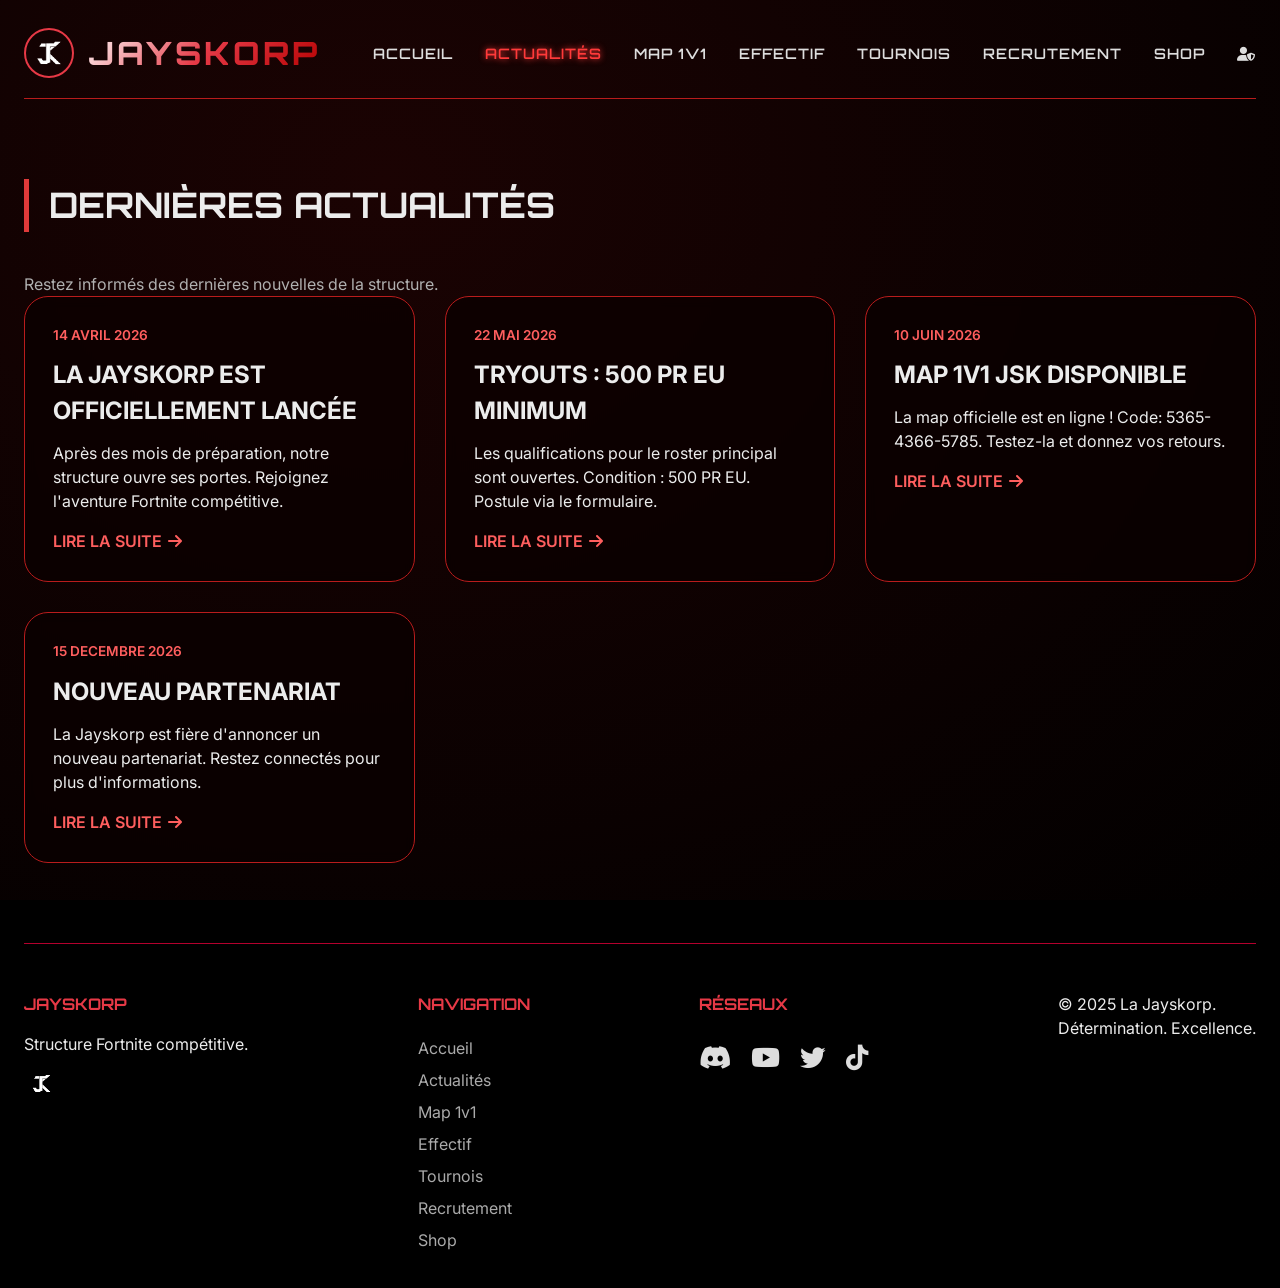
<file: actualites.html>
<!DOCTYPE html>
<html lang="fr">
<head><meta charset="UTF-8"><meta name="viewport" content="width=device-width, initial-scale=1.0"><title>JAYSKORP | Actualités</title><link rel="icon" type="image/png" href="jsk1.png"><link rel="stylesheet" href="https://cdnjs.cloudflare.com/ajax/libs/font-awesome/6.0.0-beta3/css/all.min.css"><link href="https://fonts.googleapis.com/css2?family=Orbitron:wght@400;500;600;700;800;900&family=Inter:opsz,wght@14..32,300;400;500;600;700;800&display=swap" rel="stylesheet"><link rel="stylesheet" href="style.css"></head>
<body><div class="bg-red-dark"></div><div class="container"><nav class="navbar"><div class="logo" style="display: flex; align-items: center; gap: 15px;"><img src="jsk1.png" alt="JSK Logo" style="width: 50px; height: 50px; border-radius: 50%; border: 2px solid #e63946;"><h1>JAYSKORP</h1></div><ul class="nav-links"><li><a href="index.html">ACCUEIL</a></li><li><a href="actualites.html" class="active">ACTUALITÉS</a></li><li><a href="map.html">MAP 1V1</a></li><li><a href="effectif.html">EFFECTIF</a></li><li><a href="tournois.html">TOURNOIS</a></li><li><a href="recrutement.html">RECRUTEMENT</a></li><li><a href="shop.html">SHOP</a></li><li><a href="#" id="adminLoginIcon" title="Administration"><i class="fas fa-user-shield admin-icon"></i></a></li></ul></nav><section><h2 class="section-title">DERNIÈRES ACTUALITÉS</h2><div class="section-sub" style="color:#b0b0b0;">Restez informés des dernières nouvelles de la structure.</div><div class="news-grid"><div class="news-card"><div class="news-date">14 AVRIL 2026</div><h3>LA JAYSKORP EST OFFICIELLEMENT LANCÉE</h3><p>Après des mois de préparation, notre structure ouvre ses portes. Rejoignez l'aventure Fortnite compétitive.</p><a href="#" class="readmore">LIRE LA SUITE <i class="fas fa-arrow-right"></i></a></div><div class="news-card"><div class="news-date">22 MAI 2026</div><h3>TRYOUTS : 500 PR EU MINIMUM</h3><p>Les qualifications pour le roster principal sont ouvertes. Condition : 500 PR EU. Postule via le formulaire.</p><a href="recrutement.html" class="readmore">LIRE LA SUITE <i class="fas fa-arrow-right"></i></a></div><div class="news-card"><div class="news-date">10 JUIN 2026</div><h3>MAP 1V1 JSK DISPONIBLE</h3><p>La map officielle est en ligne ! Code: 5365-4366-5785. Testez-la et donnez vos retours.</p><a href="map.html" class="readmore">LIRE LA SUITE <i class="fas fa-arrow-right"></i></a></div><div class="news-card"><div class="news-date">15 DECEMBRE 2026</div><h3>NOUVEAU PARTENARIAT</h3><p>La Jayskorp est fière d'annoncer un nouveau partenariat. Restez connectés pour plus d'informations.</p><a href="#" class="readmore">LIRE LA SUITE <i class="fas fa-arrow-right"></i></a></div></div></section><footer class="footer"><div class="footer-col"><h4>JAYSKORP</h4><p>Structure Fortnite compétitive.</p><img src="jsk1.png" alt="JSK" style="width: 35px; border-radius: 50%; margin-top: 10px;"></div><div class="footer-col"><h4>NAVIGATION</h4><ul><li><a href="index.html">Accueil</a></li><li><a href="actualites.html">Actualités</a></li><li><a href="map.html">Map 1v1</a></li><li><a href="effectif.html">Effectif</a></li><li><a href="tournois.html">Tournois</a></li><li><a href="recrutement.html">Recrutement</a></li><li><a href="shop.html">Shop</a></li></ul></div><div class="footer-col"><h4>RÉSEAUX</h4><div class="social-icons"><a href="https://discord.gg/bpmTs4mX" target="_blank"><i class="fab fa-discord"></i></a><a href="https://www.youtube.com/@JAYSKORPJsK-p3g" target="_blank"><i class="fab fa-youtube"></i></a><a href="https://x.com/JAYSKORP_offic" target="_blank"><i class="fab fa-twitter"></i></a><a href="https://www.tiktok.com/@jayskorp_offic" target="_blank"><i class="fab fa-tiktok"></i></a></div></div><div class="footer-col"><p>© 2025 La Jayskorp.<br>Détermination. Excellence.</p></div></footer></div><script>document.getElementById('adminLoginIcon').addEventListener('click',function(e){e.preventDefault();const username=prompt("Nom d'utilisateur:");const password=prompt("Mot de passe:");if(username==="admin"&&password==="admin"){localStorage.setItem('adminLoggedIn','true');window.location.href='admin-panel.html';}else{alert("Identifiants incorrects !");}});</script></body></html>
</file>
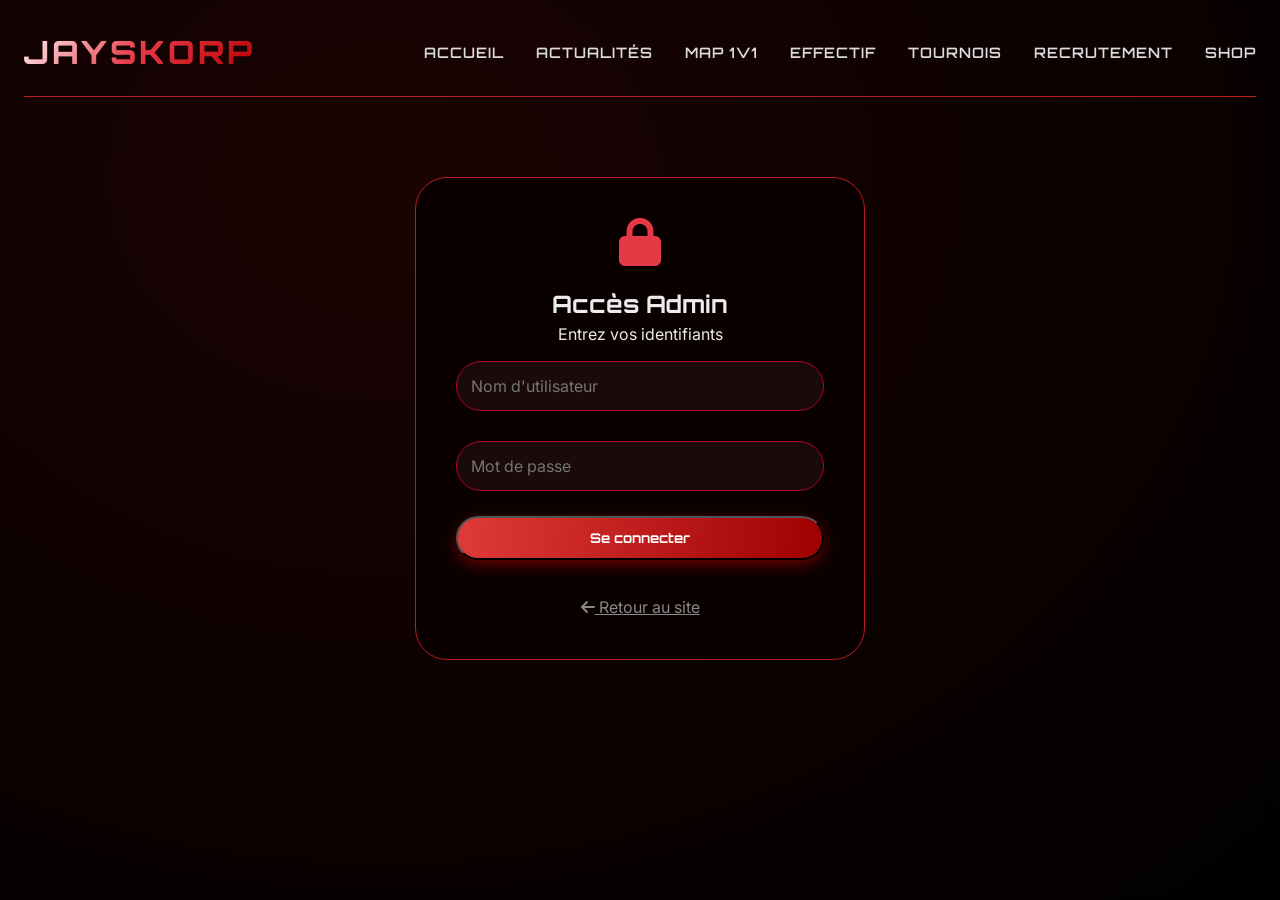
<file: admin-login.html>
<!DOCTYPE html>
<html lang="fr">
<head>
    <meta charset="UTF-8">
    <meta name="viewport" content="width=device-width, initial-scale=1.0">
    <title>JAYSKORP | Administration - Connexion</title>
    <link rel="stylesheet" href="https://cdnjs.cloudflare.com/ajax/libs/font-awesome/6.0.0-beta3/css/all.min.css">
    <link href="https://fonts.googleapis.com/css2?family=Orbitron:wght@400;500;600;700;800;900&family=Inter:opsz,wght@14..32,300;400;500;600;700;800&display=swap" rel="stylesheet">
    <link rel="stylesheet" href="style.css">
    <style>
        .login-container {
            max-width: 450px;
            margin: 80px auto;
            background: rgba(10, 0, 0, 0.85);
            border-radius: 32px;
            padding: 40px;
            border: 1px solid #b91c1c;
            text-align: center;
        }
        .login-container input {
            width: 100%;
            margin: 15px 0;
            padding: 14px;
            background: #1a0a0a;
            border: 1px solid #b3002d;
            border-radius: 60px;
            color: white;
            font-size: 1rem;
        }
        .login-container button {
            width: 100%;
            margin-top: 10px;
        }
        .error-msg {
            color: #ff5e5e;
            margin-top: 15px;
        }
        .back-link {
            display: inline-block;
            margin-top: 20px;
            color: #888;
        }
    </style>
</head>
<body>
<div class="bg-red-dark"></div>
<div class="container">
    <nav class="navbar">
        <div class="logo"><h1>JAYSKORP</h1></div>
        <ul class="nav-links">
            <li><a href="index.html">ACCUEIL</a></li>
            <li><a href="actualites.html">ACTUALITÉS</a></li>
            <li><a href="map.html">MAP 1V1</a></li>
            <li><a href="effectif.html">EFFECTIF</a></li>
            <li><a href="tournois.html">TOURNOIS</a></li>
            <li><a href="recrutement.html">RECRUTEMENT</a></li>
            <li><a href="shop.html">SHOP</a></li>
        </ul>
    </nav>
    
    <div class="login-container">
        <i class="fas fa-lock" style="font-size: 3rem; color: #e63946; margin-bottom: 20px;"></i>
        <h2 style="font-family: 'Orbitron';">Accès Admin</h2>
        <p>Entrez vos identifiants</p>
        <input type="text" id="adminUsername" placeholder="Nom d'utilisateur">
        <input type="password" id="adminPassword" placeholder="Mot de passe">
        <button class="btn-primary" onclick="checkLogin()">Se connecter</button>
        <div id="errorMsg" class="error-msg"></div>
        <a href="index.html" class="back-link"><i class="fas fa-arrow-left"></i> Retour au site</a>
    </div>
</div>

<script>
    const ADMIN_USERNAME = "admin";
    const ADMIN_PASSWORD = "admin";
    
    function checkLogin() {
        const username = document.getElementById('adminUsername').value;
        const password = document.getElementById('adminPassword').value;
        const errorDiv = document.getElementById('errorMsg');
        
        if (username === ADMIN_USERNAME && password === ADMIN_PASSWORD) {
            localStorage.setItem('adminLoggedIn', 'true');
            window.location.href = 'admin-panel.html';
        } else {
            errorDiv.innerHTML = '❌ Identifiant ou mot de passe incorrect.';
        }
    }
</script>
</body>
</html>
</file>
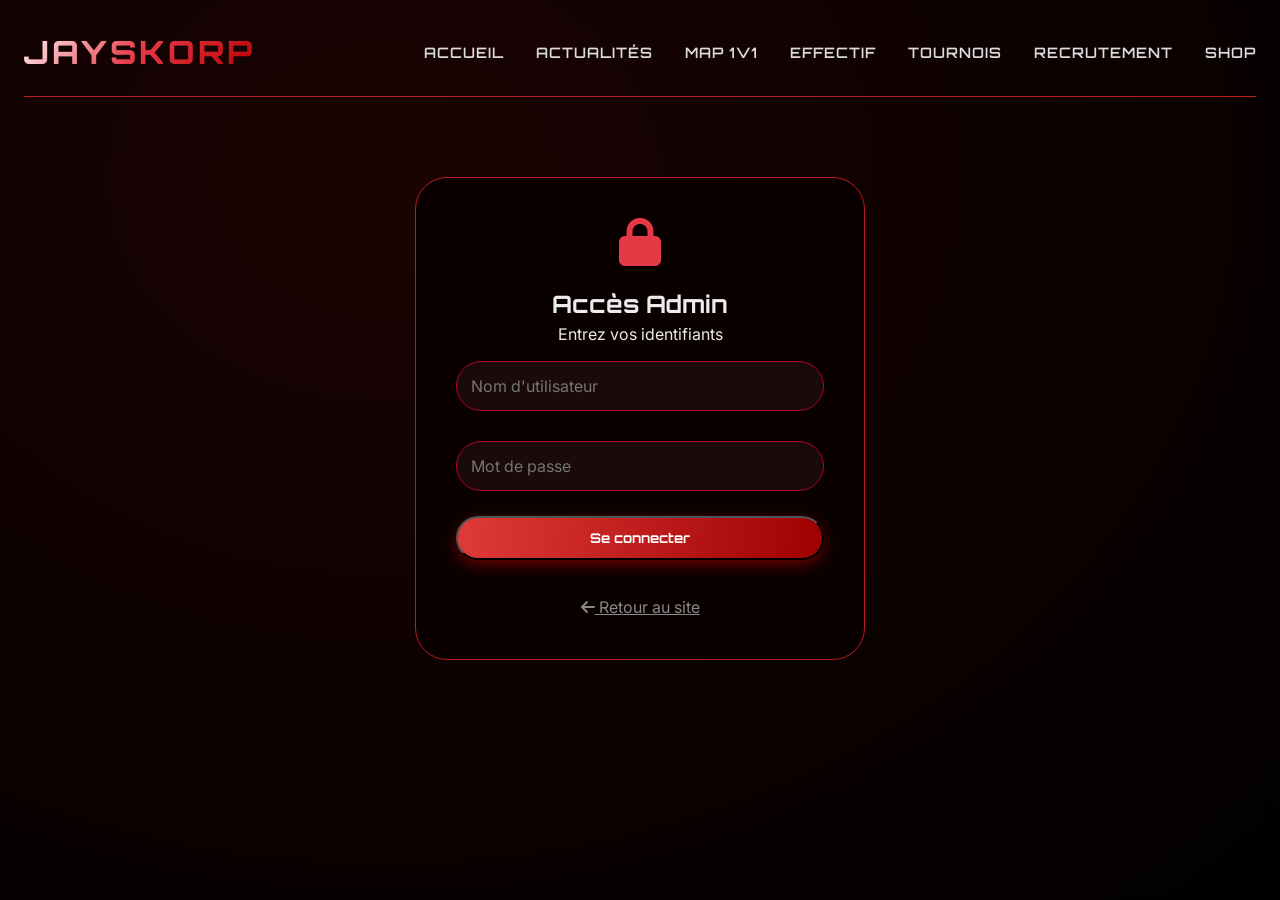
<file: admin-panel.html>
<!DOCTYPE html>
<html lang="fr">
<head>
    <meta charset="UTF-8">
    <meta name="viewport" content="width=device-width, initial-scale=1.0">
    <title>JAYSKORP | Panneau Admin</title>
    <link rel="stylesheet" href="https://cdnjs.cloudflare.com/ajax/libs/font-awesome/6.0.0-beta3/css/all.min.css">
    <link href="https://fonts.googleapis.com/css2?family=Orbitron:wght@400;500;600;700;800;900&family=Inter:opsz,wght@14..32,300;400;500;600;700;800&display=swap" rel="stylesheet">
    <link rel="stylesheet" href="style.css">
    <style>
        .admin-container { max-width: 900px; margin: 40px auto; }
        .admin-card { background: rgba(10, 0, 0, 0.85); border-radius: 24px; padding: 30px; border: 1px solid #b91c1c; margin-bottom: 30px; }
        .admin-card h3 { font-family: 'Orbitron'; margin-bottom: 20px; color: #e63946; }
        .form-group { margin-bottom: 20px; }
        .form-group label { display: block; margin-bottom: 8px; font-weight: 600; }
        .form-group input, .form-group textarea { width: 100%; padding: 12px; background: #1a0a0a; border: 1px solid #b3002d; border-radius: 12px; color: white; font-family: inherit; }
        .form-group textarea { min-height: 100px; resize: vertical; }
        .news-item { background: #0a0505; border: 1px solid #b3002d; border-radius: 16px; padding: 15px; margin-bottom: 15px; display: flex; justify-content: space-between; align-items: center; flex-wrap: wrap; gap: 15px; }
        .news-item-content { flex: 1; }
        .news-item-title { font-weight: bold; font-size: 1.1rem; }
        .news-item-date { color: #ff5e5e; font-size: 0.8rem; }
        .delete-btn, .edit-btn { background: #b3002d; border: none; padding: 8px 15px; border-radius: 40px; color: white; cursor: pointer; margin-left: 8px; }
        .edit-btn { background: #e67e22; }
        .delete-btn:hover { background: #ff3a3a; }
        .edit-btn:hover { background: #f39c12; }
        .logout-btn { background: transparent; border: 1px solid #e63946; padding: 10px 20px; border-radius: 40px; color: #ff5e5e; cursor: pointer; }
        .success-msg { background: rgba(0, 200, 0, 0.2); border: 1px solid green; padding: 10px; border-radius: 12px; margin-bottom: 20px; }
        .error-msg { background: rgba(200, 0, 0, 0.2); border: 1px solid #ff3a3a; padding: 10px; border-radius: 12px; margin-bottom: 20px; }
        .btn-primary { background: linear-gradient(95deg, #e03a3a, #9e0000); color: white; border: none; padding: 12px 24px; border-radius: 40px; cursor: pointer; font-family: 'Orbitron', monospace; font-weight: bold; }
        .btn-primary:hover { background: linear-gradient(95deg, #ff4d4d, #b00000); }
        .loading { text-align: center; padding: 40px; color: #ff8888; }
        .modal {
            display: none;
            position: fixed;
            top: 0;
            left: 0;
            width: 100%;
            height: 100%;
            background: rgba(0,0,0,0.8);
            z-index: 1000;
            justify-content: center;
            align-items: center;
        }
        .modal-content {
            background: #0a0505;
            border-radius: 24px;
            padding: 30px;
            max-width: 500px;
            width: 90%;
            border: 1px solid #e63946;
        }
        .modal-content h3 { font-family: 'Orbitron'; margin-bottom: 20px; }
        .modal-content input, .modal-content textarea { width: 100%; margin-bottom: 15px; }
        .modal-buttons { display: flex; gap: 10px; justify-content: flex-end; }
        .close-modal { background: #555; }
    </style>
</head>
<body>
<div class="bg-red-dark"></div>
<div class="container">
    <nav class="navbar">
        <div class="logo"><h1>JAYSKORP - ADMIN</h1></div>
        <ul class="nav-links">
            <li><a href="index.html">ACCUEIL</a></li>
            <li><a href="actualites.html">ACTUALITÉS</a></li>
            <li><button class="logout-btn" onclick="logout()"><i class="fas fa-sign-out-alt"></i> Déconnexion</button></li>
        </ul>
    </nav>

    <div class="admin-container">
        <div id="msgContainer"></div>
        
        <div class="admin-card">
            <h3><i class="fas fa-plus-circle"></i> Ajouter une actualité</h3>
            <div class="form-group">
                <label>Titre</label>
                <input type="text" id="newsTitle" placeholder="Ex: Nouvelle victoire en FNCS !">
            </div>
            <div class="form-group">
                <label>Date</label>
                <input type="text" id="newsDate" placeholder="Ex: 15 DECEMBRE 2026" value="15 DECEMBRE 2026">
            </div>
            <div class="form-group">
                <label>Contenu</label>
                <textarea id="newsContent" placeholder="Décrivez l'actualité..."></textarea>
            </div>
            <button class="btn-primary" onclick="addNews()">Publier l'actualité</button>
        </div>

        <div class="admin-card">
            <h3><i class="fas fa-list"></i> Actualités existantes</h3>
            <div id="newsList"><div class="loading">Chargement...</div></div>
        </div>
    </div>
</div>

<!-- Modal d'édition -->
<div id="editModal" class="modal">
    <div class="modal-content">
        <h3><i class="fas fa-edit"></i> Modifier l'actualité</h3>
        <input type="text" id="editTitle" placeholder="Titre">
        <input type="text" id="editDate" placeholder="Date">
        <textarea id="editContent" placeholder="Contenu" rows="4"></textarea>
        <div class="modal-buttons">
            <button class="close-modal btn-outline" onclick="closeModal()">Annuler</button>
            <button class="btn-primary" onclick="saveEdit()">Enregistrer</button>
        </div>
    </div>
</div>

<script>
    if (localStorage.getItem('adminLoggedIn') !== 'true') {
        window.location.href = 'admin-login.html';
    }

    let newsItems = [];
    let editIndex = -1;

    async function loadNews() {
        try {
            const response = await fetch('news.json?t=' + Date.now());
            newsItems = await response.json();
            displayNews();
        } catch (error) {
            document.getElementById('newsList').innerHTML = '<p class="error-msg">Erreur de chargement. Rafraîchissez la page.</p>';
        }
    }

    function displayNews() {
        const container = document.getElementById('newsList');
        if (!container) return;
        
        if (newsItems.length === 0) {
            container.innerHTML = '<p style="color:#888;">Aucune actualité. Ajoutez-en une !</p>';
            return;
        }
        
        container.innerHTML = '';
        for (let i = 0; i < newsItems.length; i++) {
            const item = newsItems[i];
            const div = document.createElement('div');
            div.className = 'news-item';
            div.innerHTML = `
                <div class="news-item-content">
                    <div class="news-item-title">${escapeHtml(item.title)}</div>
                    <div class="news-item-date">${escapeHtml(item.date)}</div>
                    <div style="font-size:0.85rem; margin-top:5px;">${escapeHtml(item.content.substring(0, 100))}${item.content.length > 100 ? '...' : ''}</div>
                </div>
                <div>
                    <button class="edit-btn" onclick="openEditModal(${i})"><i class="fas fa-pencil-alt"></i> Modifier</button>
                    <button class="delete-btn" onclick="deleteNews(${i})"><i class="fas fa-trash"></i> Supprimer</button>
                </div>
            `;
            container.appendChild(div);
        }
    }

    function openEditModal(index) {
        editIndex = index;
        const item = newsItems[index];
        document.getElementById('editTitle').value = item.title;
        document.getElementById('editDate').value = item.date;
        document.getElementById('editContent').value = item.content;
        document.getElementById('editModal').style.display = 'flex';
    }

    function closeModal() {
        document.getElementById('editModal').style.display = 'none';
        editIndex = -1;
    }

    function saveEdit() {
        const title = document.getElementById('editTitle').value.trim();
        const date = document.getElementById('editDate').value.trim();
        const content = document.getElementById('editContent').value.trim();
        
        if (!title || !content) {
            showMessage('Veuillez remplir tous les champs', 'error');
            return;
        }
        
        newsItems[editIndex] = { title, date, content };
        saveToLocalStorage();
        displayNews();
        closeModal();
        showMessage('✅ Actualité modifiée avec succès !', 'success');
    }

    function addNews() {
        const title = document.getElementById('newsTitle').value.trim();
        const date = document.getElementById('newsDate').value.trim();
        const content = document.getElementById('newsContent').value.trim();
        
        if (!title || !content) {
            showMessage('Veuillez remplir le titre et le contenu.', 'error');
            return;
        }
        
        newsItems.unshift({ title, date, content });
        saveToLocalStorage();
        displayNews();
        
        document.getElementById('newsTitle').value = '';
        document.getElementById('newsContent').value = '';
        
        showMessage('✅ Actualité ajoutée avec succès !', 'success');
    }

    function deleteNews(index) {
        if (confirm('Supprimer cette actualité ?')) {
            newsItems.splice(index, 1);
            saveToLocalStorage();
            displayNews();
            showMessage('✅ Actualité supprimée', 'success');
        }
    }

    function saveToLocalStorage() {
        localStorage.setItem('jayskorp_news', JSON.stringify(newsItems));
        regenerateActualitesPage();
    }

    function regenerateActualitesPage() {
        let newsHtml = '';
        for (let i = 0; i < newsItems.length; i++) {
            const item = newsItems[i];
            newsHtml += `
            <div class="news-card">
                <div class="news-date">${escapeHtml(item.date)}</div>
                <h3>${escapeHtml(item.title)}</h3>
                <p>${escapeHtml(item.content)}</p>
                <a href="#" class="readmore">LIRE LA SUITE <i class="fas fa-arrow-right"></i></a>
            </div>
            `;
        }
        
        // Stocker dans localStorage pour actualites.html
        localStorage.setItem('jayskorp_news_html', newsHtml);
    }

    function showMessage(msg, type) {
        const container = document.getElementById('msgContainer');
        if (!container) return;
        container.innerHTML = `<div class="${type === 'error' ? 'error-msg' : 'success-msg'}">${msg}</div>`;
        setTimeout(() => {
            container.innerHTML = '';
        }, 3000);
    }

    function escapeHtml(text) {
        if (!text) return '';
        const div = document.createElement('div');
        div.textContent = text;
        return div.innerHTML;
    }

    function logout() {
        localStorage.setItem('adminLoggedIn', 'false');
        window.location.href = 'admin-login.html';
    }

    loadNews();
</script>
</body>
</html>
</file>
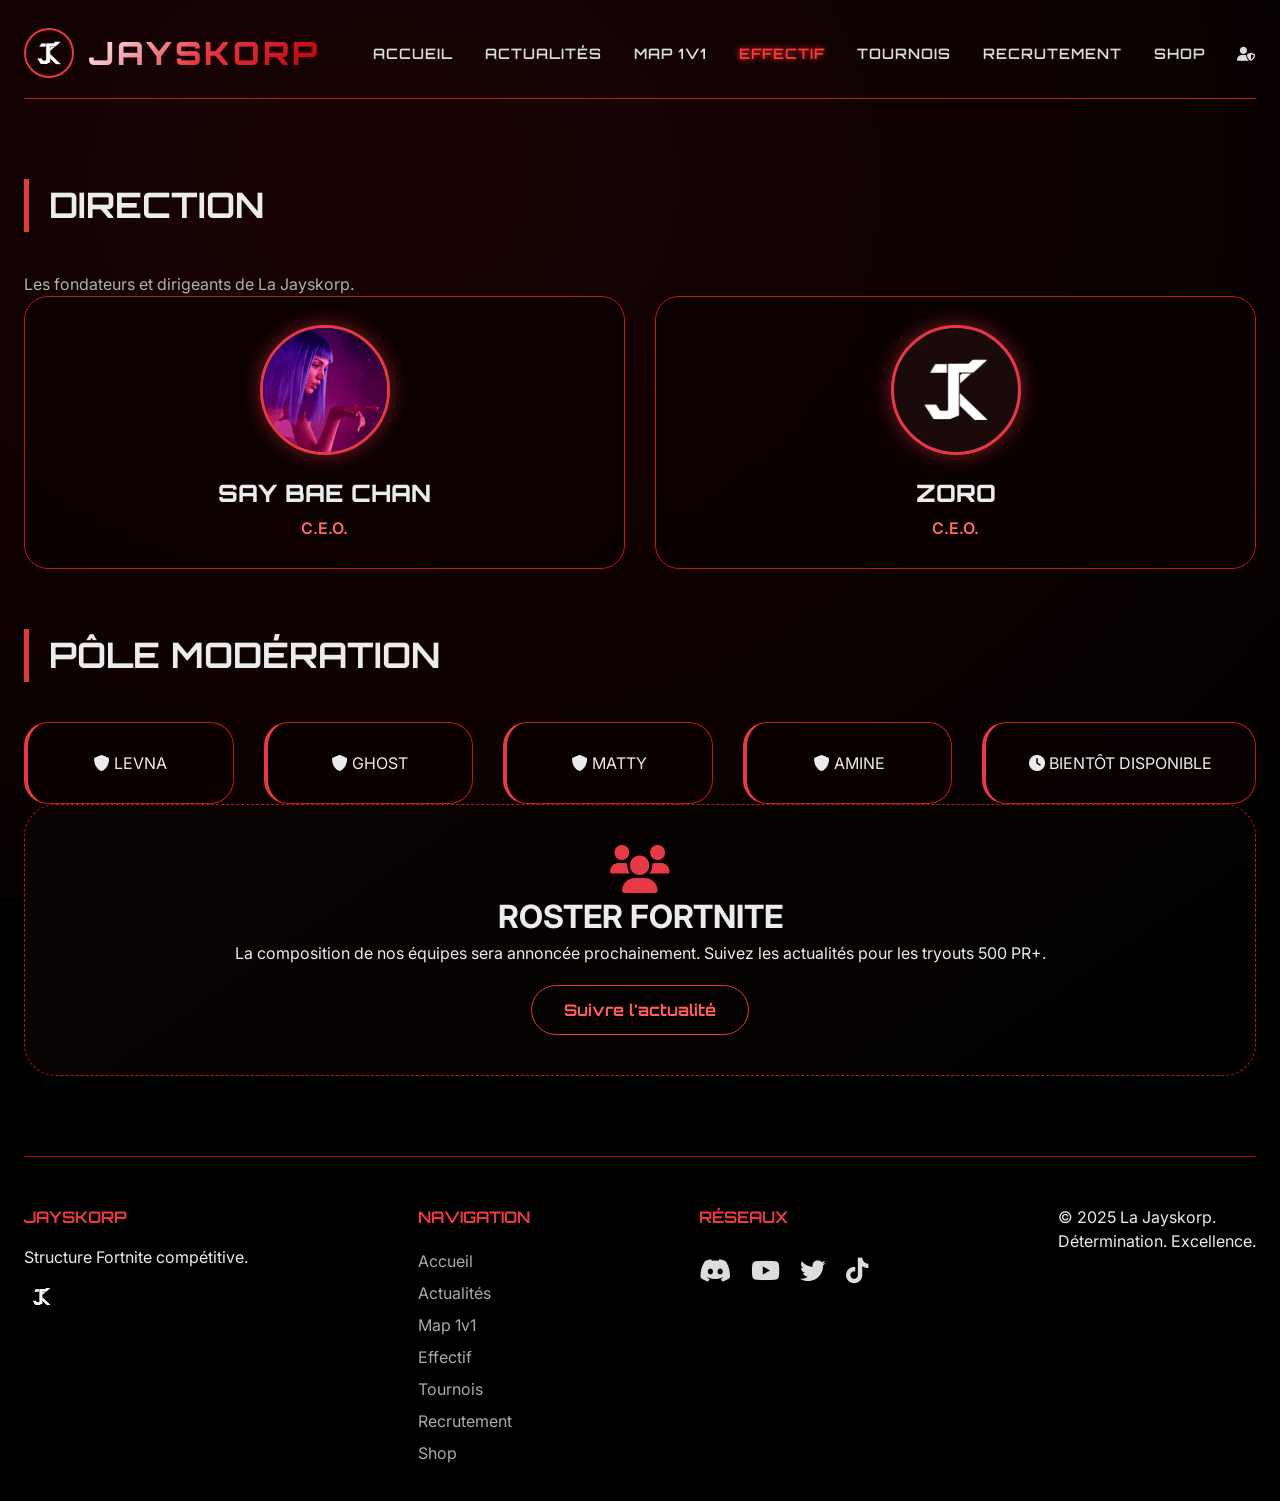
<file: effectif.html>
<!DOCTYPE html>
<html lang="fr">
<head><meta charset="UTF-8"><meta name="viewport" content="width=device-width, initial-scale=1.0"><title>JAYSKORP | Effectif</title><link rel="icon" type="image/png" href="jsk1.png"><link rel="stylesheet" href="https://cdnjs.cloudflare.com/ajax/libs/font-awesome/6.0.0-beta3/css/all.min.css"><link href="https://fonts.googleapis.com/css2?family=Orbitron:wght@400;500;600;700;800;900&family=Inter:opsz,wght@14..32,300;400;500;600;700;800&display=swap" rel="stylesheet"><link rel="stylesheet" href="style.css"><style>.member-img{width:130px;height:130px;border-radius:50%;object-fit:cover;margin:0 auto 20px;display:block;border:3px solid #e63946;box-shadow:0 0 20px rgba(230,57,70,0.5);transition:transform 0.3s ease;background:#1a0a0a;}.member-img:hover{transform:scale(1.05);}</style></head>
<body><div class="bg-red-dark"></div><div class="container"><nav class="navbar"><div class="logo" style="display: flex; align-items: center; gap: 15px;"><img src="jsk1.png" alt="JSK Logo" style="width: 50px; height: 50px; border-radius: 50%; border: 2px solid #e63946;"><h1>JAYSKORP</h1></div><ul class="nav-links"><li><a href="index.html">ACCUEIL</a></li><li><a href="actualites.html">ACTUALITÉS</a></li><li><a href="map.html">MAP 1V1</a></li><li><a href="effectif.html" class="active">EFFECTIF</a></li><li><a href="tournois.html">TOURNOIS</a></li><li><a href="recrutement.html">RECRUTEMENT</a></li><li><a href="shop.html">SHOP</a></li><li><a href="#" id="adminLoginIcon" title="Administration"><i class="fas fa-user-shield admin-icon"></i></a></li></ul></nav><section><h2 class="section-title">DIRECTION</h2><div class="section-sub" style="color:#b0b0b0;">Les fondateurs et dirigeants de La Jayskorp.</div><div class="direction-cards"><div class="member-card"><img src="say.png" alt="SAY BAE CHAN" class="member-img"><div class="member-name">SAY BAE CHAN</div><div class="member-role">C.E.O.</div></div><div class="member-card"><img src="jsk1.png" alt="ZORO" class="member-img"><div class="member-name">ZORO</div><div class="member-role">C.E.O.</div></div></div><h2 class="section-title" style="margin-top:60px;">PÔLE MODÉRATION</h2><div class="moderation-grid"><div class="mod-item"><i class="fas fa-shield-alt"></i> LEVNA</div><div class="mod-item"><i class="fas fa-shield-alt"></i> GHOST</div><div class="mod-item"><i class="fas fa-shield-alt"></i> MATTY</div><div class="mod-item"><i class="fas fa-shield-alt"></i> AMINE</div><div class="mod-item"><i class="fas fa-clock"></i> BIENTÔT DISPONIBLE</div></div><div class="coming-roster" style="background:linear-gradient(145deg,#0a0303,#020000);border-radius:32px;padding:40px;text-align:center;border:1px dashed #b91c1c;"><i class="fas fa-users" style="font-size:3rem;color:#e63946;"></i><h3 style="font-size:2rem;">ROSTER FORTNITE</h3><p>La composition de nos équipes sera annoncée prochainement. Suivez les actualités pour les tryouts 500 PR+.</p><a href="actualites.html" class="btn-outline" style="margin-top:20px;display:inline-block;">Suivre l'actualité</a></div></section><footer class="footer"><div class="footer-col"><h4>JAYSKORP</h4><p>Structure Fortnite compétitive.</p><img src="jsk1.png" alt="JSK" style="width: 35px; border-radius: 50%; margin-top: 10px;"></div><div class="footer-col"><h4>NAVIGATION</h4><ul><li><a href="index.html">Accueil</a></li><li><a href="actualites.html">Actualités</a></li><li><a href="map.html">Map 1v1</a></li><li><a href="effectif.html">Effectif</a></li><li><a href="tournois.html">Tournois</a></li><li><a href="recrutement.html">Recrutement</a></li><li><a href="shop.html">Shop</a></li></ul></div><div class="footer-col"><h4>RÉSEAUX</h4><div class="social-icons"><a href="https://discord.gg/bpmTs4mX" target="_blank"><i class="fab fa-discord"></i></a><a href="https://www.youtube.com/@JAYSKORPJsK-p3g" target="_blank"><i class="fab fa-youtube"></i></a><a href="https://x.com/JAYSKORP_offic" target="_blank"><i class="fab fa-twitter"></i></a><a href="https://www.tiktok.com/@jayskorp_offic" target="_blank"><i class="fab fa-tiktok"></i></a></div></div><div class="footer-col"><p>© 2025 La Jayskorp.<br>Détermination. Excellence.</p></div></footer></div><script>document.getElementById('adminLoginIcon').addEventListener('click',function(e){e.preventDefault();const username=prompt("Nom d'utilisateur:");const password=prompt("Mot de passe:");if(username==="admin"&&password==="admin"){localStorage.setItem('adminLoggedIn','true');window.location.href='admin-panel.html';}else{alert("Identifiants incorrects !");}});</script></body></html>
</file>
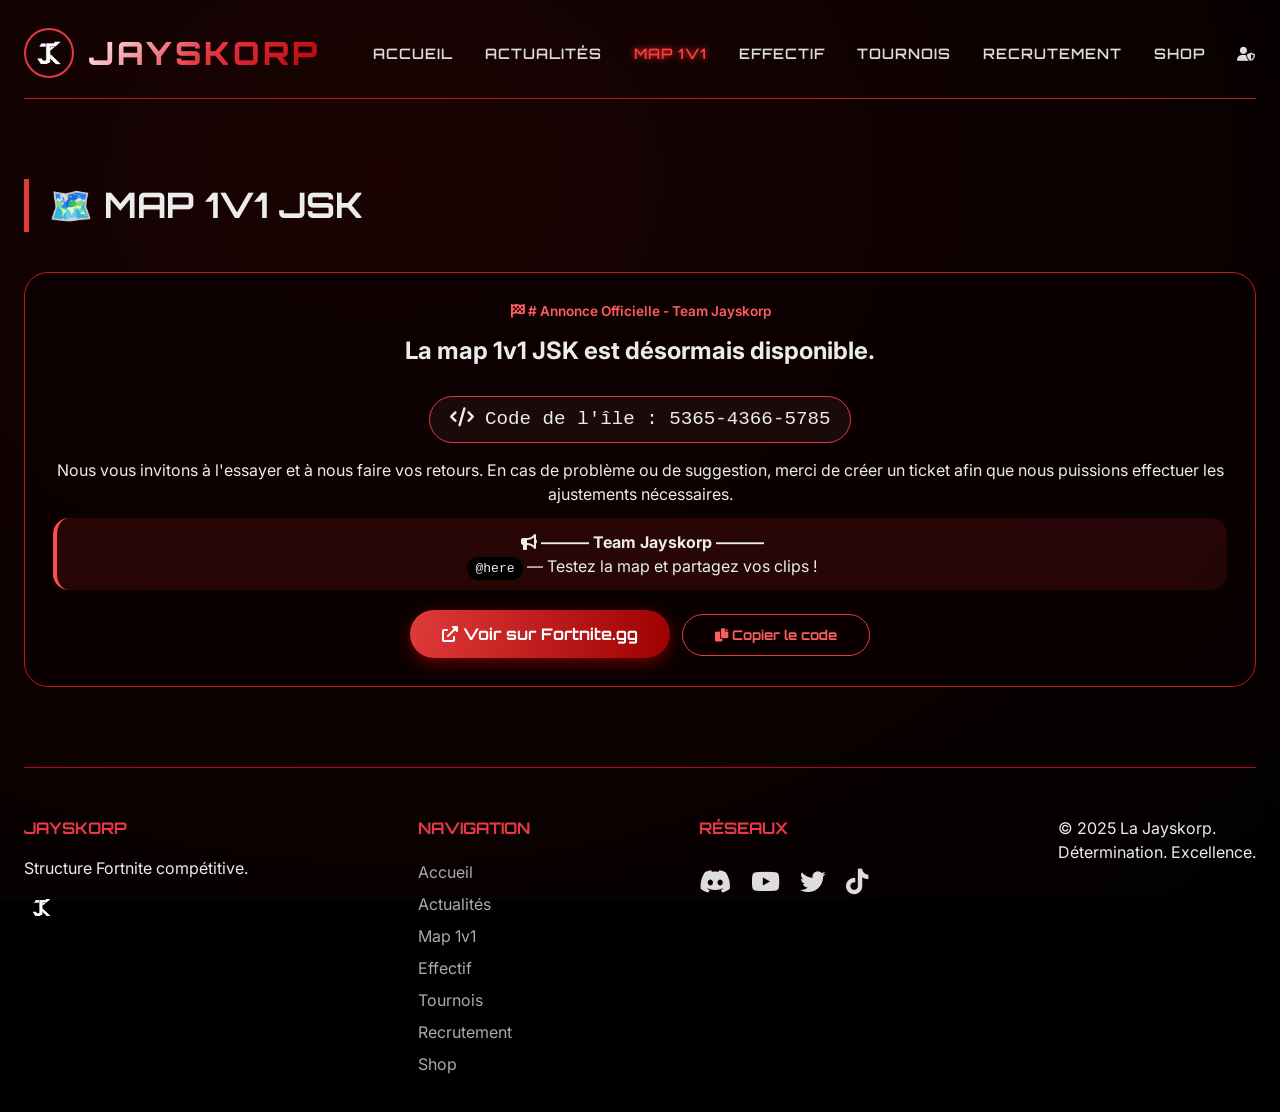
<file: map.html>
<!DOCTYPE html>
<html lang="fr">
<head><meta charset="UTF-8"><meta name="viewport" content="width=device-width, initial-scale=1.0"><title>JAYSKORP | Map 1V1 JSK</title><link rel="icon" type="image/png" href="jsk1.png"><link rel="stylesheet" href="https://cdnjs.cloudflare.com/ajax/libs/font-awesome/6.0.0-beta3/css/all.min.css"><link href="https://fonts.googleapis.com/css2?family=Orbitron:wght@400;500;600;700;800;900&family=Inter:opsz,wght@14..32,300;400;500;600;700;800&display=swap" rel="stylesheet"><link rel="stylesheet" href="style.css"></head>
<body><div class="bg-red-dark"></div><div class="container"><nav class="navbar"><div class="logo" style="display: flex; align-items: center; gap: 15px;"><img src="jsk1.png" alt="JSK Logo" style="width: 50px; height: 50px; border-radius: 50%; border: 2px solid #e63946;"><h1>JAYSKORP</h1></div><ul class="nav-links"><li><a href="index.html">ACCUEIL</a></li><li><a href="actualites.html">ACTUALITÉS</a></li><li><a href="map.html" class="active">MAP 1V1</a></li><li><a href="effectif.html">EFFECTIF</a></li><li><a href="tournois.html">TOURNOIS</a></li><li><a href="recrutement.html">RECRUTEMENT</a></li><li><a href="shop.html">SHOP</a></li><li><a href="#" id="adminLoginIcon" title="Administration"><i class="fas fa-user-shield admin-icon"></i></a></li></ul></nav><section><h2 class="section-title">🗺️ MAP 1V1 JSK</h2><div class="map-card"><div class="map-badge"><i class="fas fa-flag-checkered"></i> # Annonce Officielle - Team Jayskorp</div><h3>La map 1v1 JSK est désormais disponible.</h3><div class="map-code"><i class="fas fa-code"></i> Code de l'île : 5365-4366-5785</div><p>Nous vous invitons à l'essayer et à nous faire vos retours. En cas de problème ou de suggestion, merci de créer un ticket afin que nous puissions effectuer les ajustements nécessaires.</p><div class="alert"><i class="fas fa-bullhorn"></i> <strong>——— Team Jayskorp ———</strong><br><code style="background:#000;padding:4px 8px;border-radius:12px;">@here</code> — Testez la map et partagez vos clips !</div><div style="margin-top:20px;"><a href="https://fortnite.gg/island?code=5365-4366-5785" target="_blank" class="btn-primary"><i class="fas fa-external-link-alt"></i> Voir sur Fortnite.gg</a><button class="btn-outline" style="margin-left:12px;" onclick="navigator.clipboard.writeText('5365-4366-5785'); alert('Code copié !');"><i class="fas fa-copy"></i> Copier le code</button></div></div></section><footer class="footer"><div class="footer-col"><h4>JAYSKORP</h4><p>Structure Fortnite compétitive.</p><img src="jsk1.png" alt="JSK" style="width: 35px; border-radius: 50%; margin-top: 10px;"></div><div class="footer-col"><h4>NAVIGATION</h4><ul><li><a href="index.html">Accueil</a></li><li><a href="actualites.html">Actualités</a></li><li><a href="map.html">Map 1v1</a></li><li><a href="effectif.html">Effectif</a></li><li><a href="tournois.html">Tournois</a></li><li><a href="recrutement.html">Recrutement</a></li><li><a href="shop.html">Shop</a></li></ul></div><div class="footer-col"><h4>RÉSEAUX</h4><div class="social-icons"><a href="https://discord.gg/bpmTs4mX" target="_blank"><i class="fab fa-discord"></i></a><a href="https://www.youtube.com/@JAYSKORPJsK-p3g" target="_blank"><i class="fab fa-youtube"></i></a><a href="https://x.com/JAYSKORP_offic" target="_blank"><i class="fab fa-twitter"></i></a><a href="https://www.tiktok.com/@jayskorp_offic" target="_blank"><i class="fab fa-tiktok"></i></a></div></div><div class="footer-col"><p>© 2025 La Jayskorp.<br>Détermination. Excellence.</p></div></footer></div><script>document.getElementById('adminLoginIcon').addEventListener('click',function(e){e.preventDefault();const username=prompt("Nom d'utilisateur:");const password=prompt("Mot de passe:");if(username==="admin"&&password==="admin"){localStorage.setItem('adminLoggedIn','true');window.location.href='admin-panel.html';}else{alert("Identifiants incorrects !");}});</script></body></html>
</file>
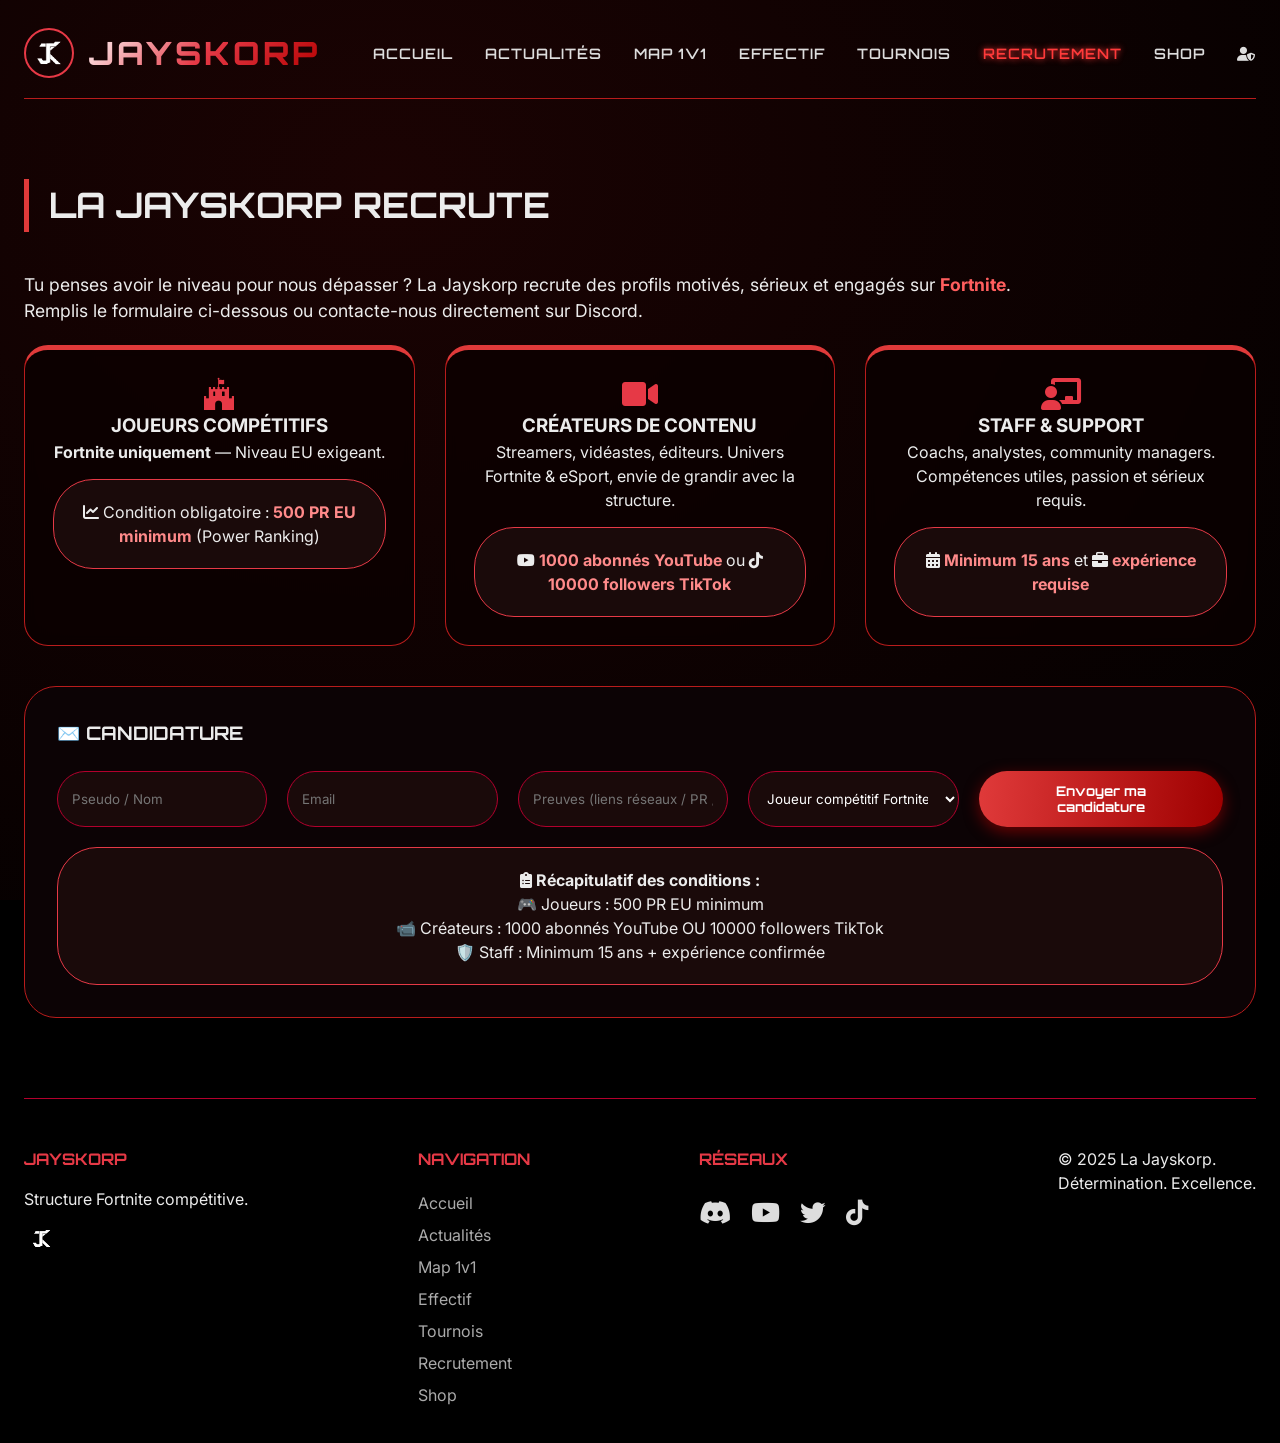
<file: recrutement.html>
<!DOCTYPE html>
<html lang="fr">
<head><meta charset="UTF-8"><meta name="viewport" content="width=device-width, initial-scale=1.0"><title>JAYSKORP | Recrutement</title><link rel="icon" type="image/png" href="jsk1.png"><link rel="stylesheet" href="https://cdnjs.cloudflare.com/ajax/libs/font-awesome/6.0.0-beta3/css/all.min.css"><link href="https://fonts.googleapis.com/css2?family=Orbitron:wght@400;500;600;700;800;900&family=Inter:opsz,wght@14..32,300;400;500;600;700;800&display=swap" rel="stylesheet"><link rel="stylesheet" href="style.css"></head>
<body><div class="bg-red-dark"></div><div class="container"><nav class="navbar"><div class="logo" style="display: flex; align-items: center; gap: 15px;"><img src="jsk1.png" alt="JSK Logo" style="width: 50px; height: 50px; border-radius: 50%; border: 2px solid #e63946;"><h1>JAYSKORP</h1></div><ul class="nav-links"><li><a href="index.html">ACCUEIL</a></li><li><a href="actualites.html">ACTUALITÉS</a></li><li><a href="map.html">MAP 1V1</a></li><li><a href="effectif.html">EFFECTIF</a></li><li><a href="tournois.html">TOURNOIS</a></li><li><a href="recrutement.html" class="active">RECRUTEMENT</a></li><li><a href="shop.html">SHOP</a></li><li><a href="#" id="adminLoginIcon" title="Administration"><i class="fas fa-user-shield admin-icon"></i></a></li></ul></nav><section><h2 class="section-title">LA JAYSKORP RECRUTE</h2><p style="margin-bottom:20px;font-size:1.1rem;">Tu penses avoir le niveau pour nous dépasser ? La Jayskorp recrute des profils motivés, sérieux et engagés sur <strong style="color:#ff5e5e;">Fortnite</strong>.<br> Remplis le formulaire ci-dessous ou contacte-nous directement sur Discord.</p><div class="recrut-grid"><div class="recruit-card"><i class="fab fa-fort-awesome" style="font-size:2rem;color:#e63946"></i><h3>JOUEURS COMPÉTITIFS</h3><p><strong>Fortnite uniquement</strong> — Niveau EU exigeant.</p><div class="recruit-condition" style="margin-top:15px;"><i class="fas fa-chart-line"></i> Condition obligatoire : <strong style="color:#ff8a8a;">500 PR EU minimum</strong> (Power Ranking)</div></div><div class="recruit-card"><i class="fas fa-video" style="font-size:2rem;color:#e63946"></i><h3>CRÉATEURS DE CONTENU</h3><p>Streamers, vidéastes, éditeurs. Univers Fortnite & eSport, envie de grandir avec la structure.</p><div class="recruit-condition" style="margin-top:15px;"><i class="fab fa-youtube"></i> <strong style="color:#ff8a8a;">1000 abonnés YouTube</strong> ou <i class="fab fa-tiktok"></i> <strong style="color:#ff8a8a;">10000 followers TikTok</strong></div></div><div class="recruit-card"><i class="fas fa-chalkboard-user" style="font-size:2rem;color:#e63946"></i><h3>STAFF & SUPPORT</h3><p>Coachs, analystes, community managers. Compétences utiles, passion et sérieux requis.</p><div class="recruit-condition" style="margin-top:15px;"><i class="fas fa-calendar-alt"></i> <strong style="color:#ff8a8a;">Minimum 15 ans</strong> et <i class="fas fa-briefcase"></i> <strong style="color:#ff8a8a;">expérience requise</strong></div></div></div><div style="background:#0c0305;border-radius:32px;padding:32px;margin-top:40px;border:1px solid #b91c1c;"><h3 style="font-family:'Orbitron';margin-bottom:24px;">✉️ CANDIDATURE</h3><form id="recruitForm" action="#" method="post"><div style="display:flex;flex-wrap:wrap;gap:20px;"><input type="text" placeholder="Pseudo / Nom" style="flex:1;background:#1a0a0a;border:1px solid #b3002d;padding:14px;border-radius:60px;color:white;" required><input type="email" placeholder="Email" style="flex:1;background:#1a0a0a;border:1px solid #b3002d;padding:14px;border-radius:60px;color:white;" required><input type="text" placeholder="Preuves (liens réseaux / PR / expérience)" style="flex:1;background:#1a0a0a;border:1px solid #b3002d;padding:14px;border-radius:60px;color:white;" required><select style="background:#1a0a0a;border:1px solid #b3002d;padding:14px;border-radius:60px;color:white;"><option>Joueur compétitif Fortnite (500 PR+)</option><option>Créateur de contenu (1000 YT / 10000 TT)</option><option>Staff / Support (15 ans + expérience)</option></select><button type="submit" class="btn-primary" style="border:none;cursor:pointer;">Envoyer ma candidature</button></div></form><div id="formMessage" style="margin-top:18px;color:#ff8a8a;"></div><div class="recruit-condition" style="margin-top:20px;"><i class="fas fa-clipboard-list"></i> <strong>Récapitulatif des conditions :</strong><br>🎮 Joueurs : 500 PR EU minimum<br>📹 Créateurs : 1000 abonnés YouTube OU 10000 followers TikTok<br>🛡️ Staff : Minimum 15 ans + expérience confirmée</div></div></section><footer class="footer"><div class="footer-col"><h4>JAYSKORP</h4><p>Structure Fortnite compétitive.</p><img src="jsk1.png" alt="JSK" style="width: 35px; border-radius: 50%; margin-top: 10px;"></div><div class="footer-col"><h4>NAVIGATION</h4><ul><li><a href="index.html">Accueil</a></li><li><a href="actualites.html">Actualités</a></li><li><a href="map.html">Map 1v1</a></li><li><a href="effectif.html">Effectif</a></li><li><a href="tournois.html">Tournois</a></li><li><a href="recrutement.html">Recrutement</a></li><li><a href="shop.html">Shop</a></li></ul></div><div class="footer-col"><h4>RÉSEAUX</h4><div class="social-icons"><a href="https://discord.gg/bpmTs4mX" target="_blank"><i class="fab fa-discord"></i></a><a href="https://www.youtube.com/@JAYSKORPJsK-p3g" target="_blank"><i class="fab fa-youtube"></i></a><a href="https://x.com/JAYSKORP_offic" target="_blank"><i class="fab fa-twitter"></i></a><a href="https://www.tiktok.com/@jayskorp_offic" target="_blank"><i class="fab fa-tiktok"></i></a></div></div><div class="footer-col"><p>© 2025 La Jayskorp.<br>Détermination. Excellence.</p></div></footer></div><script>const form=document.getElementById('recruitForm');const msgDiv=document.getElementById('formMessage');if(form){form.addEventListener('submit',function(e){e.preventDefault();msgDiv.innerHTML="✅ Merci ! Ta candidature a été reçue. Un membre du staff te contactera sur Discord si ton profil correspond à nos critères.";form.reset();setTimeout(()=>{msgDiv.innerHTML="";},5500);});}document.getElementById('adminLoginIcon').addEventListener('click',function(e){e.preventDefault();const username=prompt("Nom d'utilisateur:");const password=prompt("Mot de passe:");if(username==="admin"&&password==="admin"){localStorage.setItem('adminLoggedIn','true');window.location.href='admin-panel.html';}else{alert("Identifiants incorrects !");}});</script></body></html>
</file>
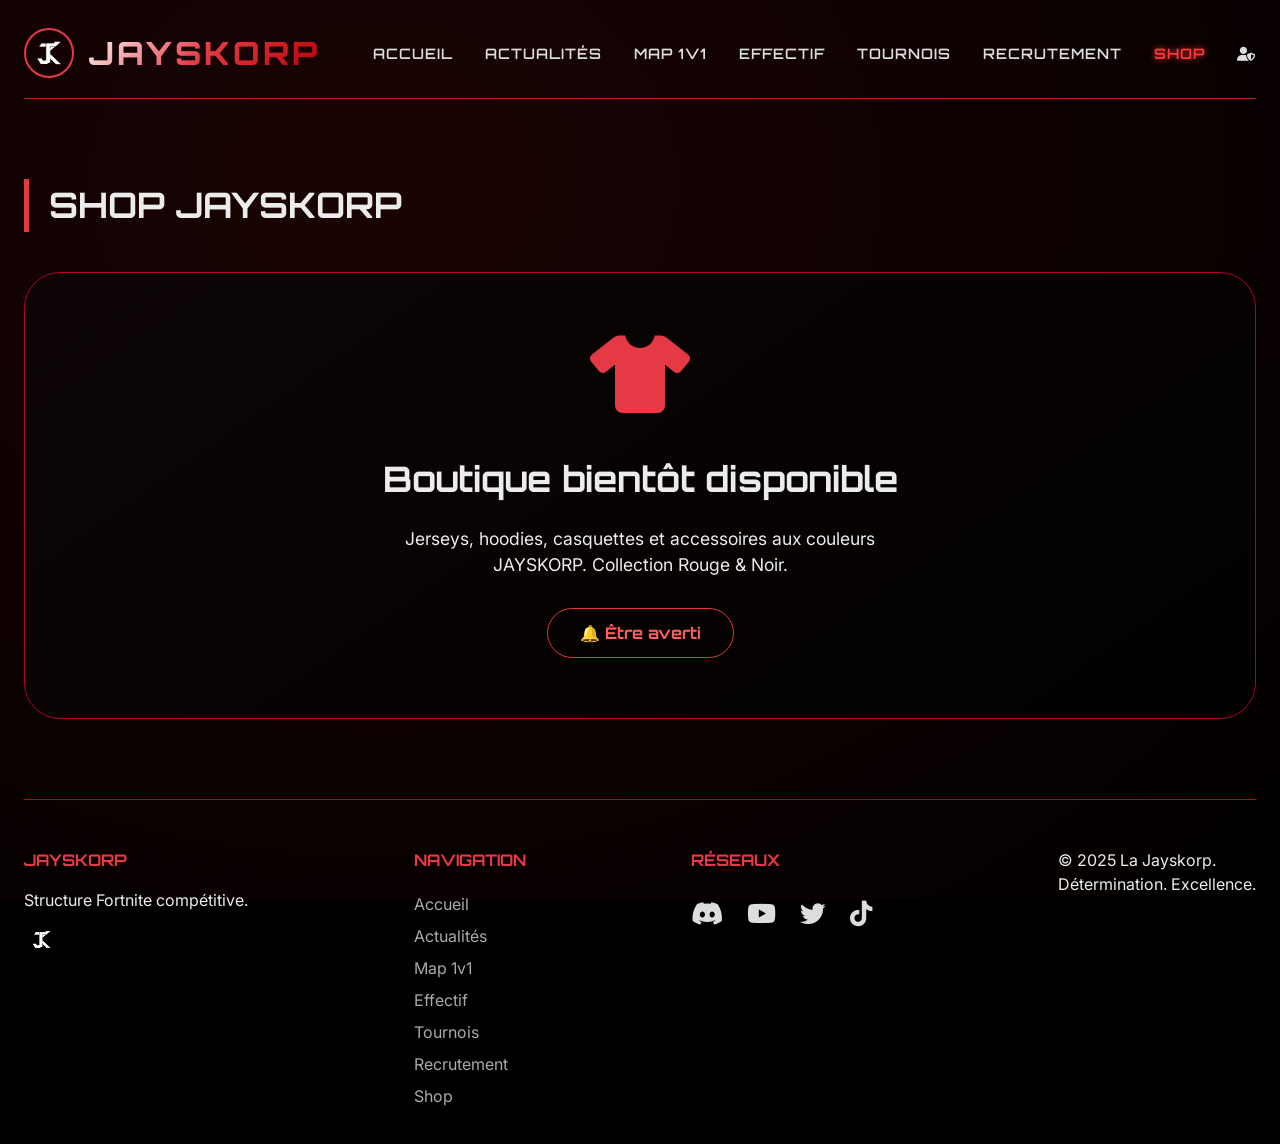
<file: shop.html>
<!DOCTYPE html>
<html lang="fr">
<head>
    <meta charset="UTF-8">
    <meta name="viewport" content="width=device-width, initial-scale=1.0">
    <title>JAYSKORP | Shop</title>
    <link rel="icon" type="image/png" href="jsk1.png">
    <link rel="stylesheet" href="https://cdnjs.cloudflare.com/ajax/libs/font-awesome/6.0.0-beta3/css/all.min.css">
    <link href="https://fonts.googleapis.com/css2?family=Orbitron:wght@400;500;600;700;800;900&family=Inter:opsz,wght@14..32,300;400;500;600;700;800&display=swap" rel="stylesheet">
    <link rel="stylesheet" href="style.css">
</head>
<body>
<div class="bg-red-dark"></div>
<div class="container">
    <nav class="navbar">
        <div class="logo" style="display: flex; align-items: center; gap: 15px;">
            <img src="jsk1.png" alt="JSK Logo" style="width: 50px; height: 50px; border-radius: 50%; border: 2px solid #e63946;">
            <h1>JAYSKORP</h1>
        </div>
        <ul class="nav-links">
            <li><a href="index.html">ACCUEIL</a></li>
            <li><a href="actualites.html">ACTUALITÉS</a></li>
            <li><a href="map.html">MAP 1V1</a></li>
            <li><a href="effectif.html">EFFECTIF</a></li>
            <li><a href="tournois.html">TOURNOIS</a></li>
            <li><a href="recrutement.html">RECRUTEMENT</a></li>
            <li><a href="shop.html" class="active">SHOP</a></li>
            <li><a href="#" id="adminLoginIcon" title="Administration"><i class="fas fa-user-shield admin-icon"></i></a></li>
        </ul>
    </nav>
    <section>
        <h2 class="section-title">SHOP JAYSKORP</h2>
        <div style="background: linear-gradient(145deg, #0d0505, #010000); border-radius: 36px; padding: 60px 30px; text-align: center; border: 1px solid #b3002d;">
            <i class="fas fa-tshirt" style="font-size: 5rem; color: #e63946; margin-bottom: 20px;"></i>
            <h3 style="font-size: 2.2rem; margin: 20px 0; font-family: 'Orbitron';">Boutique bientôt disponible</h3>
            <p style="font-size: 1.1rem; max-width: 500px; margin: 0 auto;">Jerseys, hoodies, casquettes et accessoires aux couleurs JAYSKORP. Collection Rouge & Noir.</p>
            <div style="margin-top: 30px;">
                <span class="btn-outline" style="display: inline-block; cursor: default;">🔔 Être averti</span>
            </div>
        </div>
    </section>
    <footer class="footer">
        <div class="footer-col">
            <h4>JAYSKORP</h4>
            <p>Structure Fortnite compétitive.</p>
            <img src="jsk1.png" alt="JSK" style="width: 35px; border-radius: 50%; margin-top: 10px;">
        </div>
        <div class="footer-col">
            <h4>NAVIGATION</h4>
            <ul>
                <li><a href="index.html">Accueil</a></li>
                <li><a href="actualites.html">Actualités</a></li>
                <li><a href="map.html">Map 1v1</a></li>
                <li><a href="effectif.html">Effectif</a></li>
                <li><a href="tournois.html">Tournois</a></li>
                <li><a href="recrutement.html">Recrutement</a></li>
                <li><a href="shop.html">Shop</a></li>
            </ul>
        </div>
        <div class="footer-col">
            <h4>RÉSEAUX</h4>
            <div class="social-icons">
                <a href="https://discord.gg/bpmTs4mX" target="_blank"><i class="fab fa-discord"></i></a>
                <a href="https://www.youtube.com/@JAYSKORPJsK-p3g" target="_blank"><i class="fab fa-youtube"></i></a>
                <a href="https://x.com/JAYSKORP_offic" target="_blank"><i class="fab fa-twitter"></i></a>
                <a href="https://www.tiktok.com/@jayskorp_offic" target="_blank"><i class="fab fa-tiktok"></i></a>
            </div>
        </div>
        <div class="footer-col">
            <p>© 2025 La Jayskorp.<br>Détermination. Excellence.</p>
        </div>
    </footer>
</div>
<script>
    document.getElementById('adminLoginIcon').addEventListener('click', function(e) {
        e.preventDefault();
        const username = prompt("Nom d'utilisateur:");
        const password = prompt("Mot de passe:");
        if (username === "admin" && password === "admin") {
            localStorage.setItem('adminLoggedIn', 'true');
            window.location.href = 'admin-panel.html';
        } else {
            alert("Identifiants incorrects !");
        }
    });
</script>
</body>
</html>
</file>
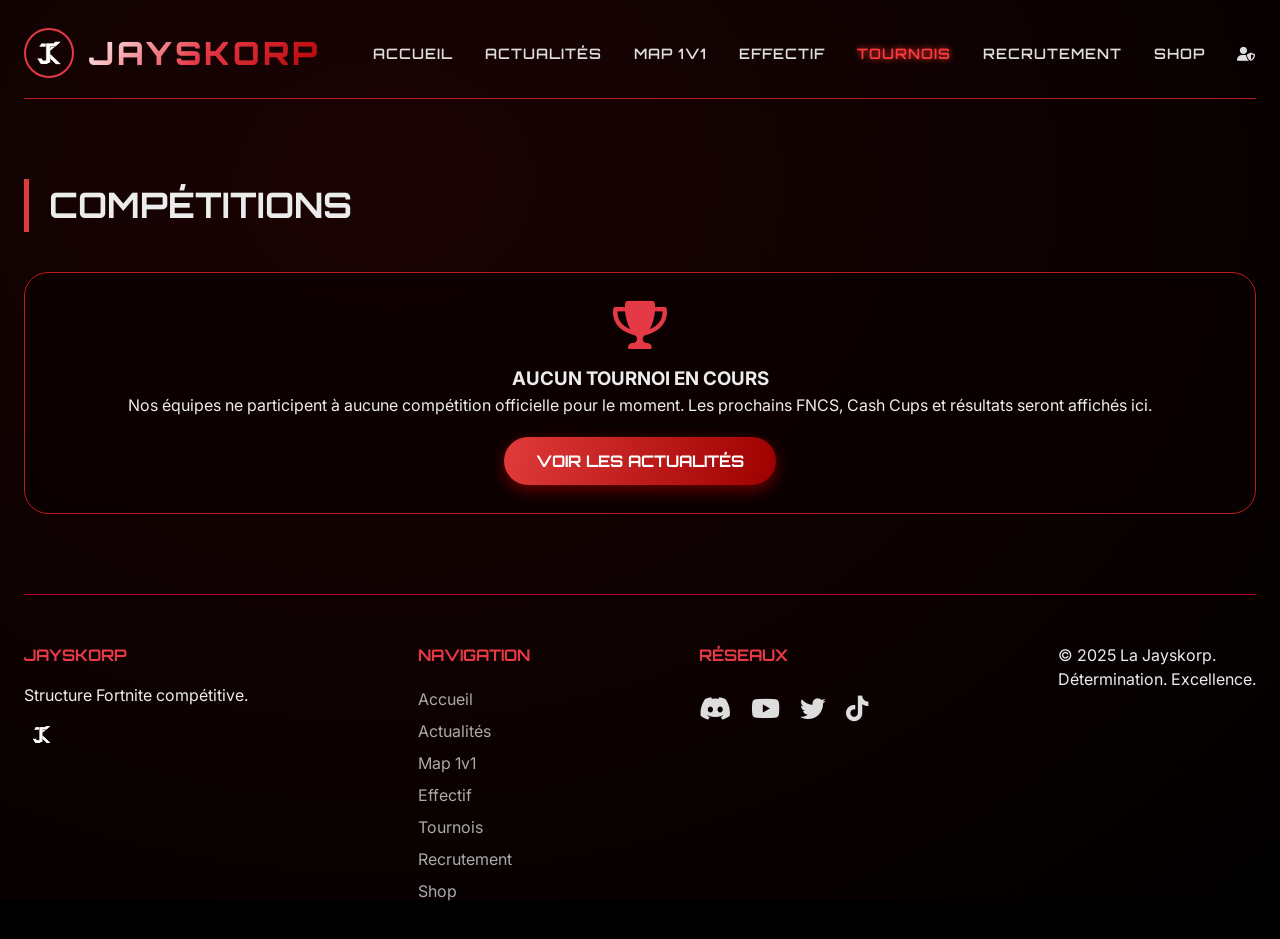
<file: tournois.html>
<!DOCTYPE html>
<html lang="fr">
<head><meta charset="UTF-8"><meta name="viewport" content="width=device-width, initial-scale=1.0"><title>JAYSKORP | Tournois</title><link rel="icon" type="image/png" href="jsk1.png"><link rel="stylesheet" href="https://cdnjs.cloudflare.com/ajax/libs/font-awesome/6.0.0-beta3/css/all.min.css"><link href="https://fonts.googleapis.com/css2?family=Orbitron:wght@400;500;600;700;800;900&family=Inter:opsz,wght@14..32,300;400;500;600;700;800&display=swap" rel="stylesheet"><link rel="stylesheet" href="style.css"></head>
<body><div class="bg-red-dark"></div><div class="container"><nav class="navbar"><div class="logo" style="display: flex; align-items: center; gap: 15px;"><img src="jsk1.png" alt="JSK Logo" style="width: 50px; height: 50px; border-radius: 50%; border: 2px solid #e63946;"><h1>JAYSKORP</h1></div><ul class="nav-links"><li><a href="index.html">ACCUEIL</a></li><li><a href="actualites.html">ACTUALITÉS</a></li><li><a href="map.html">MAP 1V1</a></li><li><a href="effectif.html">EFFECTIF</a></li><li><a href="tournois.html" class="active">TOURNOIS</a></li><li><a href="recrutement.html">RECRUTEMENT</a></li><li><a href="shop.html">SHOP</a></li><li><a href="#" id="adminLoginIcon" title="Administration"><i class="fas fa-user-shield admin-icon"></i></a></li></ul></nav><section><h2 class="section-title">COMPÉTITIONS</h2><div class="tournoi-empty"><i class="fas fa-trophy" style="font-size:3rem;color:#e63946;margin-bottom:16px;"></i><h3>AUCUN TOURNOI EN COURS</h3><p>Nos équipes ne participent à aucune compétition officielle pour le moment. Les prochains FNCS, Cash Cups et résultats seront affichés ici.</p><a href="actualites.html" class="btn-primary" style="margin-top:20px;display:inline-block;">VOIR LES ACTUALITÉS</a></div></section><footer class="footer"><div class="footer-col"><h4>JAYSKORP</h4><p>Structure Fortnite compétitive.</p><img src="jsk1.png" alt="JSK" style="width: 35px; border-radius: 50%; margin-top: 10px;"></div><div class="footer-col"><h4>NAVIGATION</h4><ul><li><a href="index.html">Accueil</a></li><li><a href="actualites.html">Actualités</a></li><li><a href="map.html">Map 1v1</a></li><li><a href="effectif.html">Effectif</a></li><li><a href="tournois.html">Tournois</a></li><li><a href="recrutement.html">Recrutement</a></li><li><a href="shop.html">Shop</a></li></ul></div><div class="footer-col"><h4>RÉSEAUX</h4><div class="social-icons"><a href="https://discord.gg/bpmTs4mX" target="_blank"><i class="fab fa-discord"></i></a><a href="https://www.youtube.com/@JAYSKORPJsK-p3g" target="_blank"><i class="fab fa-youtube"></i></a><a href="https://x.com/JAYSKORP_offic" target="_blank"><i class="fab fa-twitter"></i></a><a href="https://www.tiktok.com/@jayskorp_offic" target="_blank"><i class="fab fa-tiktok"></i></a></div></div><div class="footer-col"><p>© 2025 La Jayskorp.<br>Détermination. Excellence.</p></div></footer></div><script>document.getElementById('adminLoginIcon').addEventListener('click',function(e){e.preventDefault();const username=prompt("Nom d'utilisateur:");const password=prompt("Mot de passe:");if(username==="admin"&&password==="admin"){localStorage.setItem('adminLoggedIn','true');window.location.href='admin-panel.html';}else{alert("Identifiants incorrects !");}});</script></body></html>
</file>
<file: style.css>
* {
    margin: 0;
    padding: 0;
    box-sizing: border-box;
}

body {
    background-color: #000000;
    font-family: 'Inter', sans-serif;
    color: #ececec;
    line-height: 1.5;
}

.bg-red-dark {
    position: fixed;
    top: 0;
    left: 0;
    width: 100%;
    height: 100%;
    background: radial-gradient(ellipse at 30% 20%, #1a0303, #000000);
    z-index: -2;
}

    .bg-red-dark::before {
        content: "";
        position: absolute;
        width: 100%;
        height: 100%;
        background-image: url('[data-uri]');
        opacity: 0.2;
        pointer-events: none;
    }

.container {
    max-width: 1300px;
    margin: 0 auto;
    padding: 0 24px;
}

.navbar {
    display: flex;
    justify-content: space-between;
    align-items: center;
    flex-wrap: wrap;
    padding: 28px 0 20px;
    border-bottom: 1px solid #b91c1c;
    margin-bottom: 20px;
}

.logo h1 {
    font-family: 'Orbitron', monospace;
    font-size: 2rem;
    font-weight: 800;
    letter-spacing: 3px;
    background: linear-gradient(135deg, #ffffff, #e63946, #b30000);
    -webkit-background-clip: text;
    background-clip: text;
    color: transparent;
}

.nav-links {
    display: flex;
    gap: 2rem;
    list-style: none;
    flex-wrap: wrap;
}

    .nav-links a {
        text-decoration: none;
        color: #ddd;
        font-weight: 600;
        font-size: 0.9rem;
        letter-spacing: 1px;
        font-family: 'Orbitron', monospace;
        transition: 0.2s;
    }

        .nav-links a:hover, .nav-links a.active {
            color: #ff3a3a;
            text-shadow: 0 0 6px #ff3a3a;
        }

section {
    margin: 80px 0;
}

.section-title {
    font-family: 'Orbitron', monospace;
    font-size: 2.2rem;
    font-weight: 700;
    margin-bottom: 40px;
    border-left: 5px solid #e03a3a;
    padding-left: 20px;
}

.hero {
    display: flex;
    flex-direction: column;
    align-items: center;
    text-align: center;
    padding: 40px 0 20px;
}

.hero-badge {
    font-family: 'Orbitron';
    background: rgba(220, 30, 30, 0.2);
    border: 1px solid #b91c1c;
    padding: 6px 18px;
    border-radius: 40px;
    font-size: 0.8rem;
    margin-bottom: 24px;
    color: #ff8888;
}

.hero h2 {
    font-family: 'Orbitron';
    font-size: 3rem;
    font-weight: 800;
    background: linear-gradient(135deg, #FFFFFF, #e63946);
    background-clip: text;
    -webkit-background-clip: text;
    color: transparent;
    max-width: 800px;
}

.hero p {
    font-size: 1.2rem;
    max-width: 700px;
    margin: 24px auto;
    color: #cbcbcb;
}

.btn-group {
    display: flex;
    gap: 20px;
    flex-wrap: wrap;
    justify-content: center;
    margin-top: 20px;
}

.btn-primary, .btn-outline {
    padding: 12px 32px;
    font-weight: bold;
    border-radius: 40px;
    text-decoration: none;
    font-family: 'Orbitron', monospace;
    transition: 0.3s;
    display: inline-block;
}

.btn-primary {
    background: linear-gradient(95deg, #e03a3a, #9e0000);
    color: white;
    box-shadow: 0 5px 15px rgba(200, 0, 0, 0.5);
}

    .btn-primary:hover {
        transform: scale(1.03);
        background: linear-gradient(95deg, #ff4d4d, #b00000);
    }

.btn-outline {
    border: 1.5px solid #e03a3a;
    color: #ff5e5e;
    background: transparent;
}

    .btn-outline:hover {
        background: rgba(224, 58, 58, 0.15);
    }

.stats {
    display: flex;
    justify-content: center;
    gap: 48px;
    flex-wrap: wrap;
    margin: 60px 0 20px;
}

.stat-number {
    font-family: 'Orbitron';
    font-size: 2.8rem;
    font-weight: 800;
    color: #e63946;
}

.footer {
    border-top: 1px solid #b3002d;
    padding: 48px 0 32px;
    margin-top: 60px;
    display: flex;
    flex-wrap: wrap;
    justify-content: space-between;
    gap: 30px;
}

.footer-col h4 {
    font-family: 'Orbitron';
    margin-bottom: 16px;
    color: #e63946;
}

.footer-col ul {
    list-style: none;
}

.footer-col li, .footer-col a {
    color: #aaa;
    text-decoration: none;
    line-height: 2;
}

.social-icons a {
    color: #ddd;
    font-size: 1.6rem;
    margin-right: 20px;
    transition: 0.2s;
    display: inline-block;
}

    .social-icons a:hover {
        color: #ff4d4d;
    }

.news-grid, .direction-cards, .moderation-grid, .recrut-grid {
    display: grid;
    gap: 30px;
}

.news-grid {
    grid-template-columns: repeat(auto-fill, minmax(320px, 1fr));
}

.direction-cards {
    grid-template-columns: repeat(auto-fit, minmax(260px, 1fr));
}

.moderation-grid {
    grid-template-columns: repeat(auto-fit, minmax(180px, auto));
}

.recrut-grid {
    grid-template-columns: repeat(auto-fit, minmax(240px, 1fr));
}

.news-card, .member-card, .mod-item, .recruit-card, .tournoi-empty, .map-card {
    background: rgba(10, 0, 0, 0.7);
    backdrop-filter: blur(6px);
    border-radius: 24px;
    border: 1px solid #b91c1c;
    padding: 28px;
    transition: 0.25s;
}

.member-card, .mod-item, .recruit-card {
    text-align: center;
}

.member-icon {
    font-size: 3rem;
    background: #1c0a0a;
    width: 80px;
    height: 80px;
    margin: 0 auto 20px;
    display: flex;
    align-items: center;
    justify-content: center;
    border-radius: 60px;
    color: #e63946;
    border: 1px solid #b91c1c;
}

.member-name {
    font-size: 1.5rem;
    font-weight: 800;
    font-family: 'Orbitron', monospace;
}

.member-role {
    color: #ff6b6b;
    font-weight: 600;
    margin-top: 5px;
}

.mod-item {
    border-left: 4px solid #e63946;
}

.recruit-card {
    border-top: 5px solid #e03a3a;
}

.tournoi-empty, .map-card {
    text-align: center;
}

.news-date, .map-badge {
    color: #ff5e5e;
    font-size: 0.85rem;
    font-weight: 600;
    margin-bottom: 12px;
}

.news-card h3, .map-card h3 {
    font-size: 1.5rem;
    margin: 12px 0;
}

.readmore {
    color: #ff5e5e;
    text-decoration: none;
    font-weight: 600;
    display: inline-flex;
    align-items: center;
    gap: 6px;
    margin-top: 16px;
}

.map-code {
    background: #1a0a0a;
    display: inline-block;
    padding: 8px 20px;
    border-radius: 60px;
    font-family: monospace;
    font-size: 1.2rem;
    border: 1px solid #e63946;
    margin: 15px 0;
}

.alert {
    background: rgba(200,40,40,0.15);
    border-left: 4px solid #ff4d4d;
    padding: 12px 16px;
    border-radius: 16px;
    margin-top: 12px;
}

input, select, textarea {
    background: #1a0a0a;
    border: 1px solid #b3002d;
    padding: 14px;
    border-radius: 60px;
    color: white;
    font-family: inherit;
    width: 100%;
}

.recruit-condition {
    background: #1a0a0a;
    border-radius: 40px;
    padding: 20px;
    text-align: center;
    border: 1px solid #e63946;
    margin-top: 25px;
}

form {
    display: flex;
    flex-wrap: wrap;
    gap: 20px;
    margin-top: 20px;
}

    form input, form select, form button {
        flex: 1;
        min-width: 180px;
    }

button {
    cursor: pointer;
}

@media (max-width: 800px) {
    .navbar {
        flex-direction: column;
        gap: 20px;
    }/* Icône connexion dans la navbar */
.admin-icon {
    color: #ff5e5e;
    font-size: 1.3rem;
    transition: 0.3s;
    margin-left: 10px;
}
.admin-icon:hover {
    color: #ff3a3a;
    text-shadow: 0 0 8px #ff3a3a;
    transform: scale(1.1);
}

    .hero h2 {
        font-size: 2rem;
    }

    .section-title {
        font-size: 1.8rem;
    }
}
</file>
